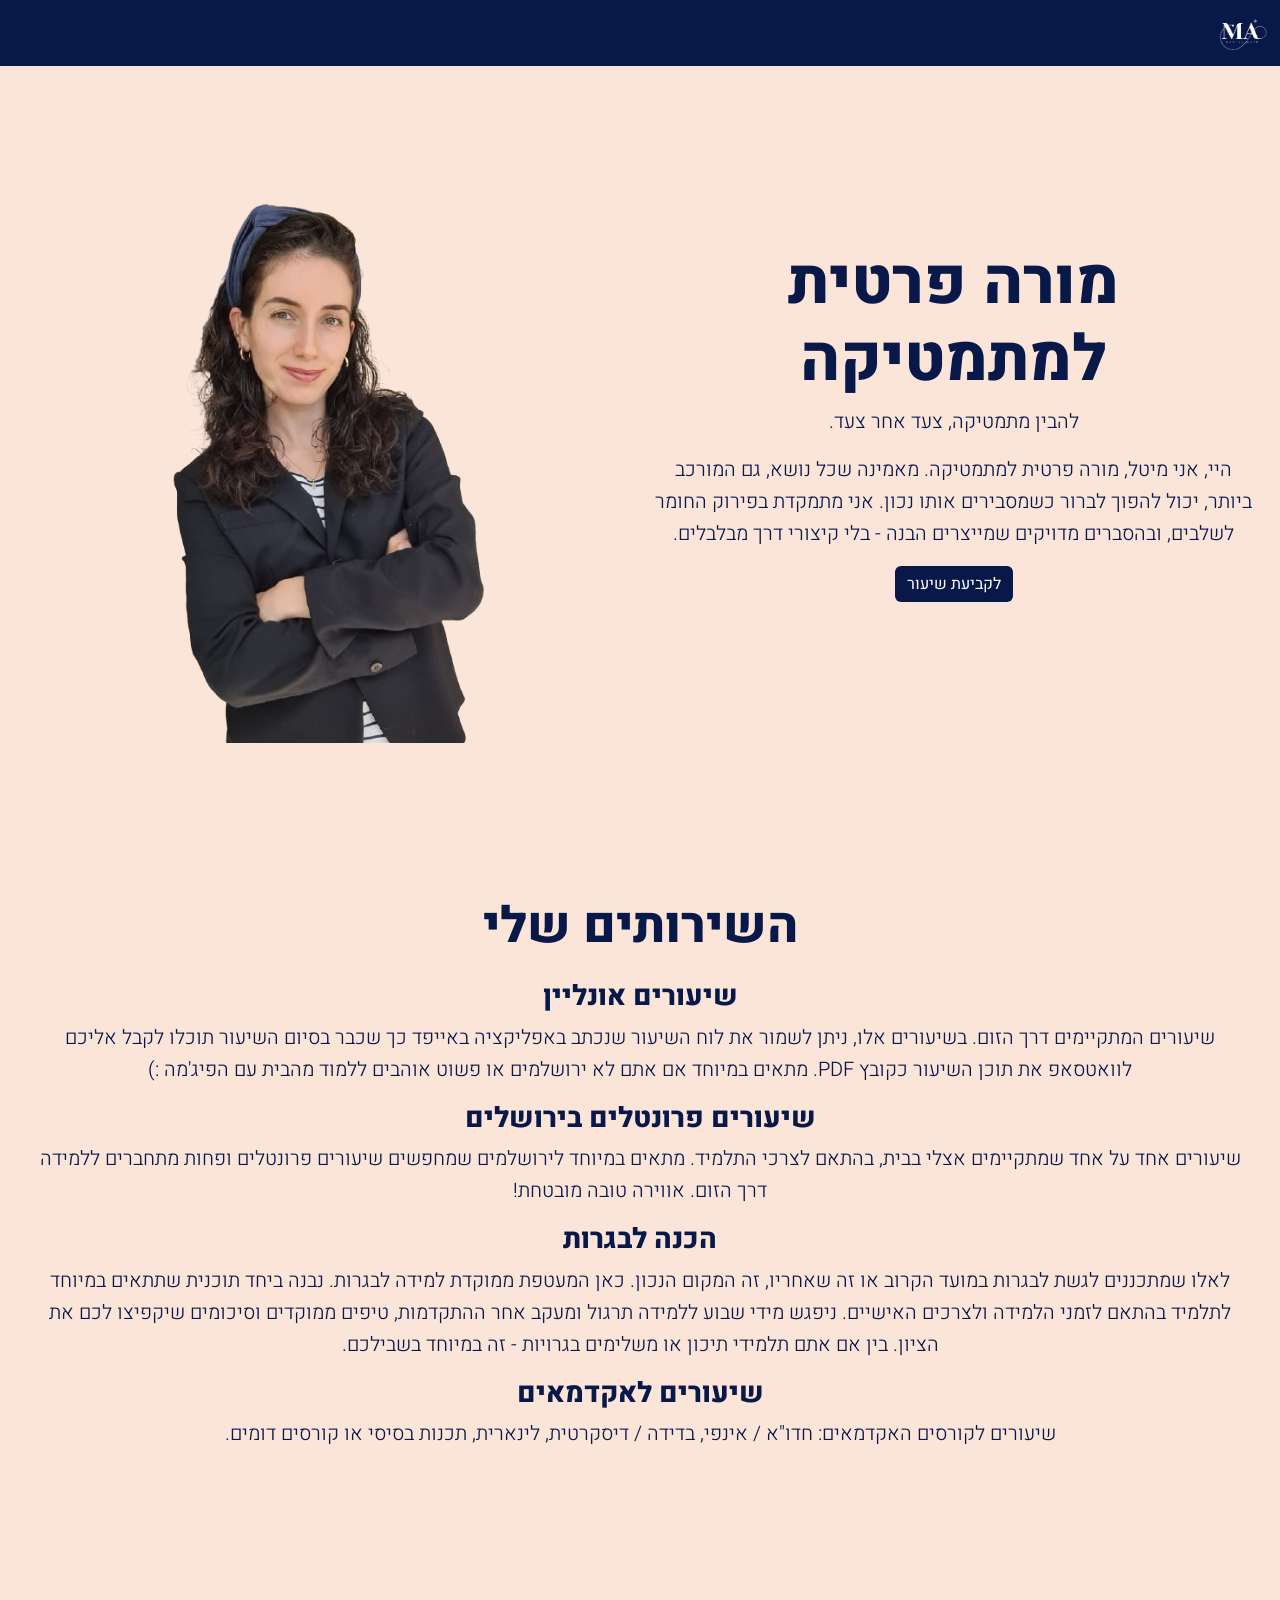
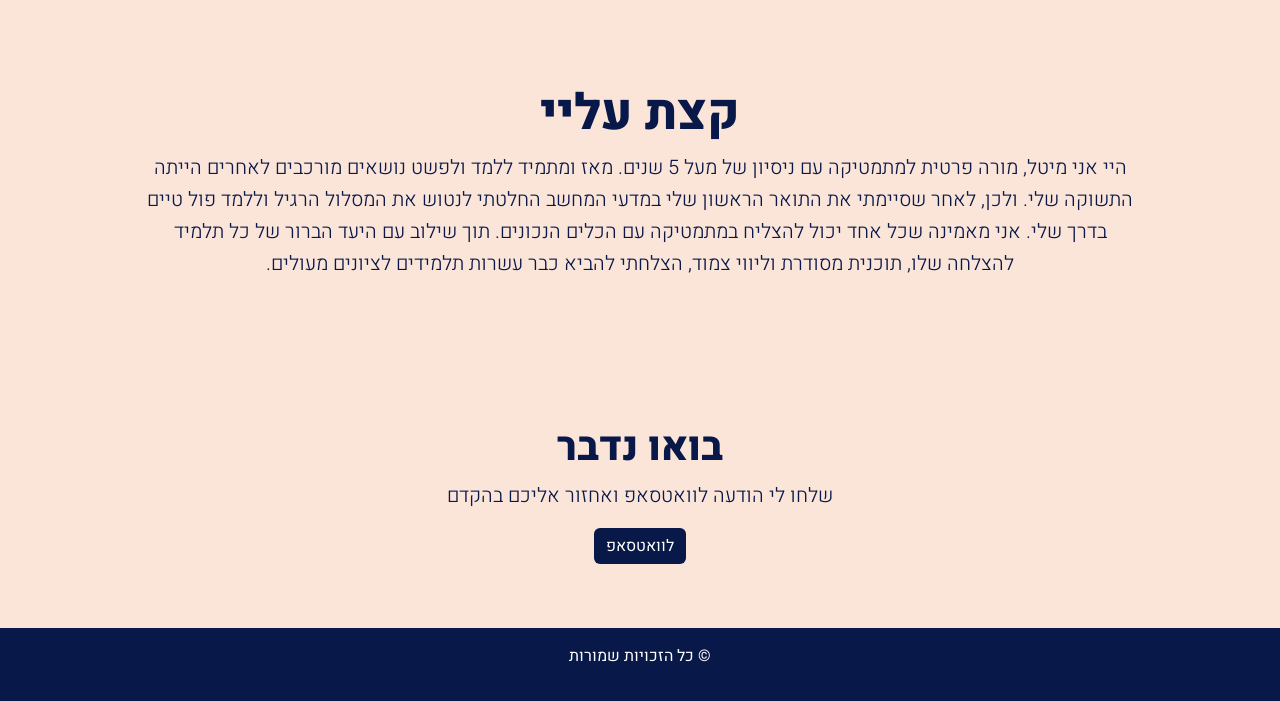
<file: index.html>
<!DOCTYPE html>
<html lang="he" dir="rtl">
<head>
  <meta charset="UTF-8">
  <title>העסק שלי</title>

  <!-- Bootstrap -->
  <link href="https://cdn.jsdelivr.net/npm/bootstrap@5.3.0/dist/css/bootstrap.min.css" rel="stylesheet">
  <link href="https://fonts.googleapis.com/css2?family=Heebo:wght@300;400;600;800&display=swap" rel="stylesheet">
<link rel="stylesheet" href="style.css">
  <meta name="viewport" content="width=device-width, initial-scale=1">
</head>

<body>

    <div class="container-fluid text-center">
       <div class="row">
        <!-- <div class="col"> -->
            
            <!-- Navbar -->
            <nav class="navbar navbar-expand-lg navbar-dark bg-dark">
            <div class="container-fluid">
                
                <img src="./assets/logo_nobg.png" alt="Bootstrap" width="" height="50">

                <div class="collapse navbar-collapse" id="navbarNavDropdown">
                    <ul class="navbar-nav">
                        <!-- <li class="nav-item">
                            <a class="nav-link" aria-current="page" href="#">קצת עליי</a>
                        </li>
                        <li class="nav-item">
                            <a class="nav-link" href="#">המלצות</a>
                        </li>
                        <li class="nav-item">
                            <a class="nav-link" href="#">סיכומים</a>
                        </li> -->
                        <!-- <li class="nav-item dropdown">
                        <a class="nav-link dropdown-toggle" href="#" role="button" data-bs-toggle="dropdown" aria-expanded="false">
                            Dropdown link
                        </a>
                        <ul class="dropdown-menu">
                            <li><a class="dropdown-item" href="#">Action</a></li>
                            <li><a class="dropdown-item" href="#">Another action</a></li>
                            <li><a class="dropdown-item" href="#">Something else here</a></li>
                        </ul>
                        </li> -->
                    </ul>
                </div>
                <!-- <div>
                    <a class="nav-link d-inline text-white" href="index.html">קצת עלי</a>
                    <a class="nav-link d-inline text-white" href="index.html">המלצות</a>
                    <a class="nav-link d-inline text-white" href="summaries.html">סיכומים</a>
                </div> -->
            </div>
            </nav>

        <!-- </div> -->
       </div>

<!-- welcome section -->
        <div class="row welcome">
            <div class="col-12 col-lg-6 welcome-text">
                <h1 id="home-page-title" class="">מורה פרטית למתמטיקה</h1>
                <p class="lead">להבין מתמטיקה, צעד אחר צעד.</p>                            
                <p class="lead">היי, אני מיטל, מורה פרטית למתמטיקה.
מאמינה שכל נושא, גם המורכב ביותר, יכול להפוך לברור כשמסבירים אותו נכון.

אני מתמקדת בפירוק החומר לשלבים,
ובהסברים מדויקים שמייצרים הבנה - בלי קיצורי דרך מבלבלים.</p>       
                <a href="https://wa.me/0526889005" class="btn btn-primary">
                    לקביעת שיעור
                </a>                    
            </div>
            <div class="col-12 col-lg-6 welcome-img">
                <img src="./assets/me2.png" alt="Bootstrap" width="" height="">            
            </div>
        </div>


<!-- services section -->
        <div class="row services">
            <div class="col-12">
                <h1 id="services-title" class="">השירותים שלי</h1>
                <h3>שיעורים אונליין</h3>
                <p class="lead">
                    שיעורים המתקיימים דרך הזום. בשיעורים אלו, ניתן לשמור את לוח השיעור שנכתב באפליקציה באייפד כך שכבר בסיום השיעור תוכלו לקבל אליכם לוואטסאפ את תוכן השיעור כקובץ PDF.
                    מתאים במיוחד אם אתם לא ירושלמים או פשוט אוהבים ללמוד מהבית עם הפיג'מה :) 
                </p>
                <h3>שיעורים פרונטלים בירושלים</h3>
                <p class="lead">
                    שיעורים אחד על אחד שמתקיימים אצלי בבית, בהתאם לצרכי התלמיד. מתאים במיוחד לירושלמים שמחפשים שיעורים פרונטלים ופחות מתחברים ללמידה דרך הזום. אווירה טובה מובטחת!
                </p>
                <h3>הכנה לבגרות</h3>
                <p class="lead">
                    לאלו שמתכננים לגשת לבגרות במועד הקרוב או זה שאחריו, זה המקום הנכון. כאן המעטפת ממוקדת למידה לבגרות. נבנה ביחד תוכנית שתתאים במיוחד לתלמיד
                    בהתאם לזמני הלמידה ולצרכים האישיים. ניפגש מידי שבוע ללמידה תרגול ומעקב אחר ההתקדמות, טיפים ממוקדים וסיכומים שיקפיצו לכם את הציון.
                    בין אם אתם תלמידי תיכון או משלימים בגרויות - זה במיוחד בשבילכם.
                </p>
                
                <h3>שיעורים לאקדמאים</h3>
                <p class="lead">
                    שיעורים לקורסים האקדמאים: חדו"א / אינפי, בדידה / דיסקרטית, לינארית, תכנות בסיסי או קורסים דומים.
                </p>
            </div>
        </div>

<!-- recommends section -->
        <div class="row about">
            <div class="col-12 about-text">
               
            </div>
        </div>

<!-- about section -->
        <div class="row about">
            <div class="col-12 about-text">
                <h1 id="about-title" class="">קצת עליי</h1>
                <p class="lead">היי אני מיטל, מורה פרטית למתמטיקה עם ניסיון של מעל 5 שנים.
מאז ומתמיד ללמד ולפשט נושאים מורכבים לאחרים הייתה התשוקה שלי. 
ולכן, לאחר שסיימתי את התואר הראשון שלי במדעי המחשב החלטתי לנטוש את המסלול הרגיל 
וללמד פול טיים בדרך שלי. 

אני מאמינה שכל אחד יכול להצליח במתמטיקה עם הכלים הנכונים.
תוך שילוב עם היעד הברור של כל תלמיד להצלחה שלו, תוכנית מסודרת וליווי צמוד, הצלחתי להביא כבר עשרות תלמידים לציונים מעולים. </p>
            </div>
        </div>

<!-- contact section -->
        <div class="row about">
            <div class="col-12 about-text">
              <h1>בואו נדבר</h1>
              <p class="lead">שלחו לי הודעה לוואטסאפ ואחזור אליכם בהקדם</p>
                <a href="https://wa.me/0526889005" class="btn btn-primary">
                    לוואטסאפ
                </a>  
            </div>
        </div>
       
            
        
        
        <!-- <a href="https://wa.me/0526889005" class="btn btn-success">
        דברי איתי בוואטסאפ
        </a> -->
        <div class="row">            
            <!-- Footer -->
            <footer id="footer" class="text-white text-center py-3">
            <p>© כל הזכויות שמורות</p>
            </footer>
        </div>
        
    </div>

</body>
</html>
</file>
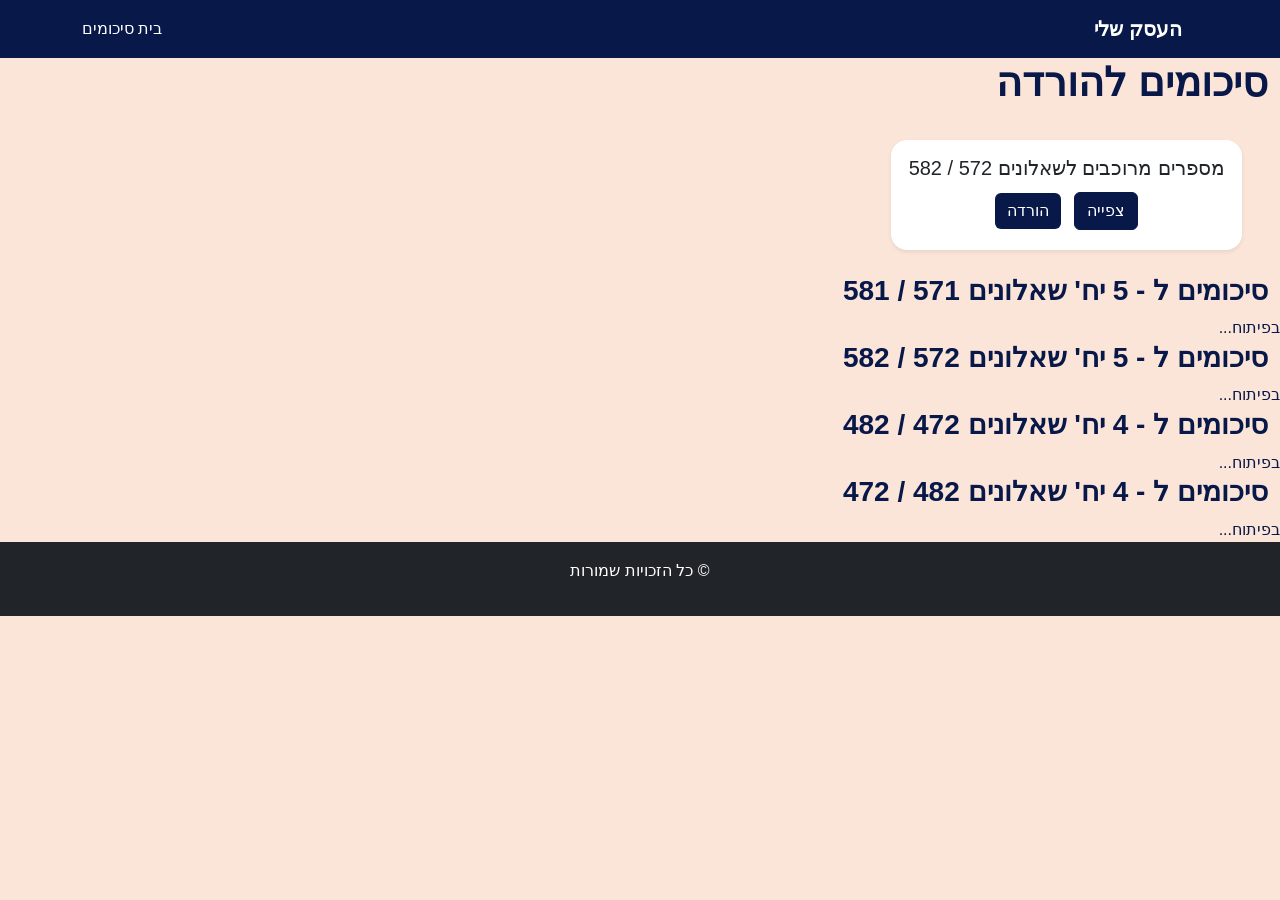
<file: summaries.html>
<!DOCTYPE html>
<html lang="he" dir="rtl">
<head>
  <meta charset="UTF-8">
  <title>סיכומים</title>

  <link href="https://cdn.jsdelivr.net/npm/bootstrap@5.3.0/dist/css/bootstrap.min.css" rel="stylesheet">
<link rel="stylesheet" href="style.css">

</head>

<body>

    <div class="container-fluid">
        <div class="row">
            <!-- Navbar -->
            <nav class="navbar navbar-expand-lg navbar-dark bg-dark">
            <div class="container">
                <a class="navbar-brand" href="index.html">העסק שלי</a>
                <div>
                <a class="nav-link d-inline text-white" href="index.html">בית</a>
                <a class="nav-link d-inline text-white" href="summaries.html">סיכומים</a>
                </div>
            </div>
            </nav>
        </div>

        <div class="row">
            <div class="col">
                 <h1 class="">סיכומים להורדה</h1>
            </div>
        </div>

        <div class="row">
            <div class="col-lg-4 col-12">
                <div class="card shadow-sm mb-4">
                    <div class="card-body text-center">
                        <h5>מספרים מרוכבים לשאלונים 572 / 582</h5>
                        <a href="notes/complex_numbers_572.pdf" target="_blank" class="btn btn-outline-primary m-1 to_sum">
                        צפייה
                        </a>

                        <a href="notes/complex_numbers_572.pdf" download class="btn btn-primary m-1 to_sum">
                        הורדה
                        </a>
                    </div>
                </div>
            </div>
        </div>

        <div class="row">
 <h3>סיכומים ל - 5 יח' שאלונים 571 / 581</h3>
    בפיתוח...
   
    <h3>סיכומים ל - 5 יח' שאלונים 572 / 582</h3>
    בפיתוח...

  

    

    
    <h3>סיכומים ל - 4 יח' שאלונים 472 / 482</h3>
    בפיתוח...

    <h3>סיכומים ל - 4 יח' שאלונים 482 / 472</h3>
    בפיתוח...
  
        </div>

        <div class="row">
            <footer class="bg-dark text-white text-center py-3">
            <p>© כל הזכויות שמורות</p>
            </footer>
        </div>
    </div>


</body>
</html>
</file>
<file: style.css>
body {
  font-family: 'Heebo', sans-serif;
  background-color: #fbe4d8;
  color: #081849;
}

/* Navbar */
.navbar {
  background-color: #081849 !important;
}

.nav-item {
    margin-right: 5vw;
}

.nav-item:hover {
    color: white;
}
.navbar-brand {
  font-weight: 800;
}

#home-page-title {
    font-size: calc(2.375rem + 2vw);;
}

/* Hero */
/* .hero {
  background: linear-gradient(135deg, #ae69ec, #ae69ec);
  color: white;
  padding: 80px 20px;
  border-radius: 0 0 30px 30px;
} */

/* כפתורים */
.btn-primary {
  background-color: #081849;
  border: none;
}

.btn-primary:hover, .btn-outline-primary:hover {
  background-color: #213885;
  border-color: #213885;
}

.btn-success {
  background-color: #22c55e;
  border: none;
}

/* כרטיסים */
.card {
  border: none;
  border-radius: 16px;
  transition: 0.3s;
}

.card:hover {
  transform: translateY(-5px);
}

/* כותרות */
h1, h2, h3 {
  font-weight: 800;
}

/* Footer */
#footer {
  background-color: #081849;
  color: white;
}

body {
  font-size: 16px;
  line-height: 1.6;
}

.welcome {
    padding: 10vw 1vw;
    background-color: #fbe4d8;
}

.welcome-text {
    padding: 4vw 1vw;
}
.welcome-img{
    max-width: 80vw;
}

.about {
    padding: 5vw 10vw;
    background-color: #fbe4d8;
}

#about-title{
    font-size: calc(1.5rem + 2vw);
}

img {
    max-width: 80vw;

}
.my_services {
    padding: 5vw;

}

.card {
    margin: 2vw;
}

/* //#885daf; */
.to_sum{
    background-color: #081849 ;
    border-color: #081849;
    color: white;
}

.services {
    padding: 2vw 1.1vw;
    background-color: #fbe4d8;
}

#services-title {
    padding-bottom: 1rem;
    font-size: calc(1.5rem + 2vw);
}
</file>
